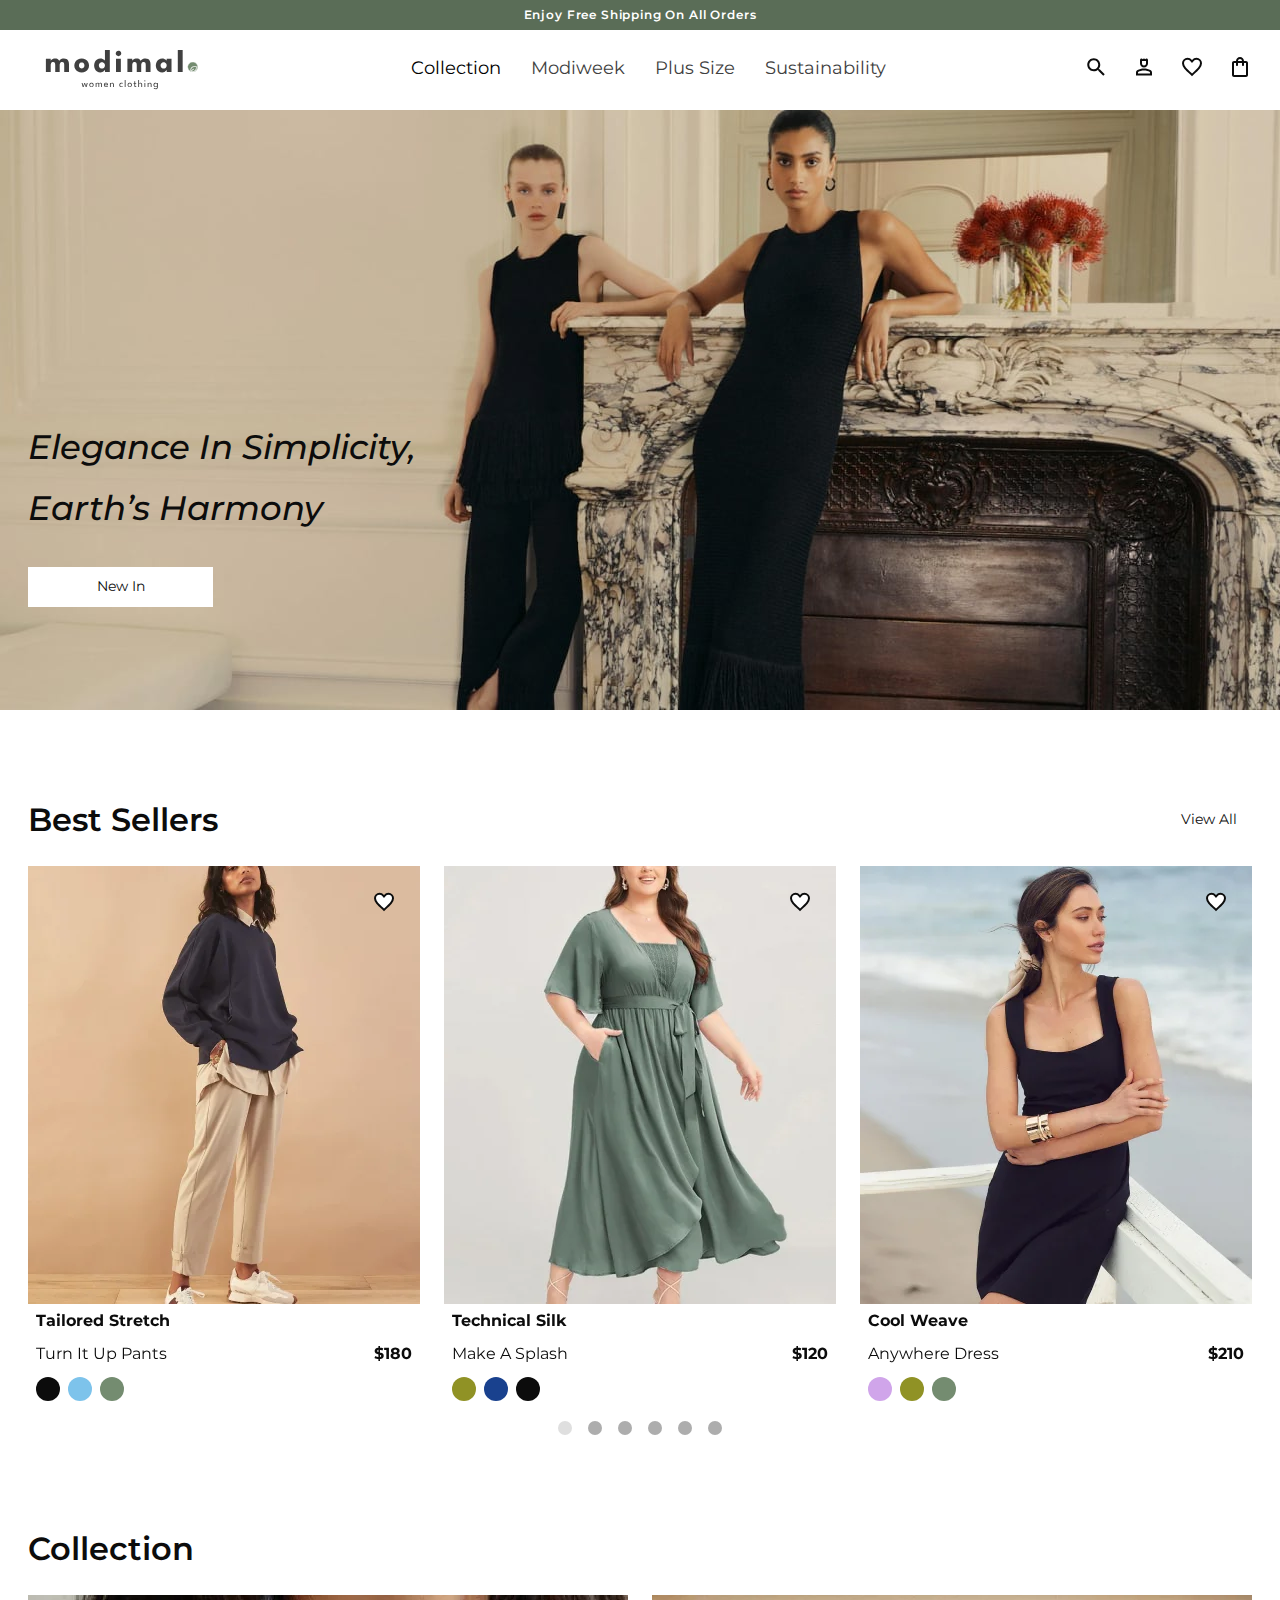
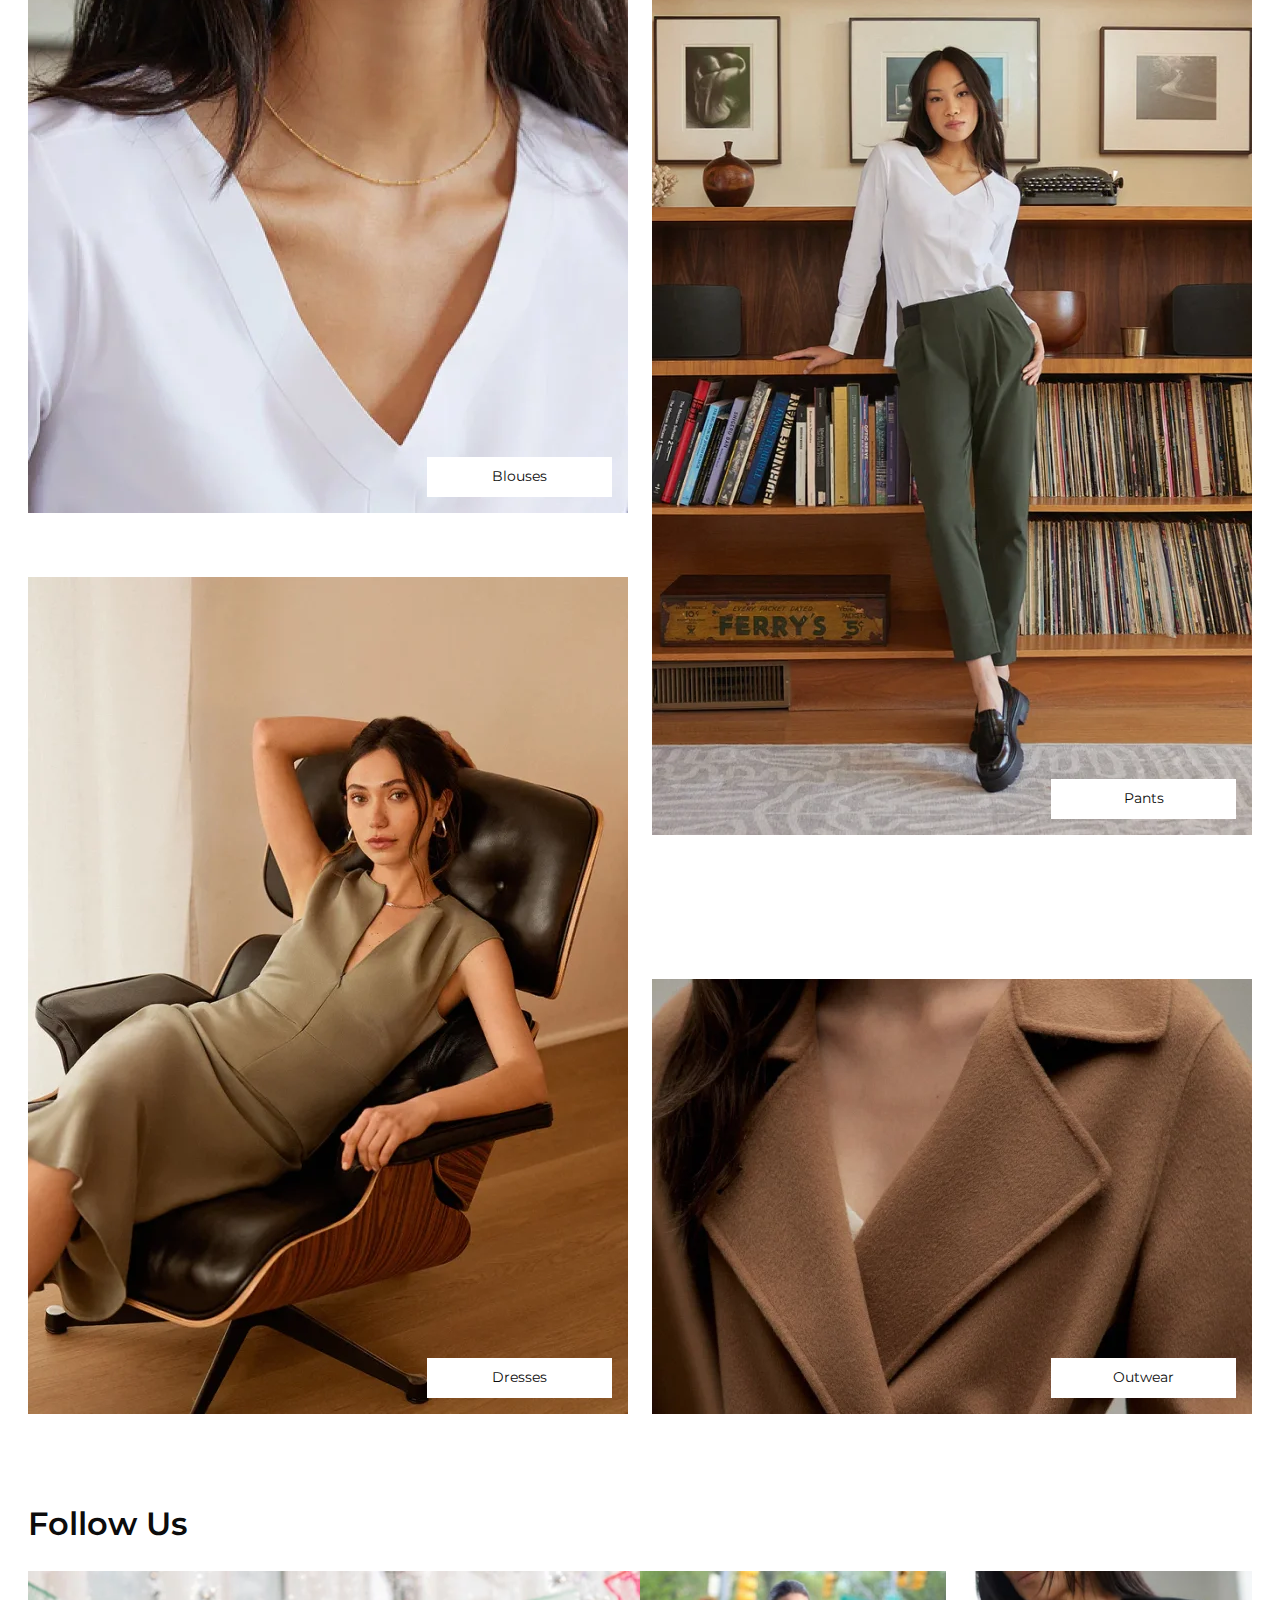
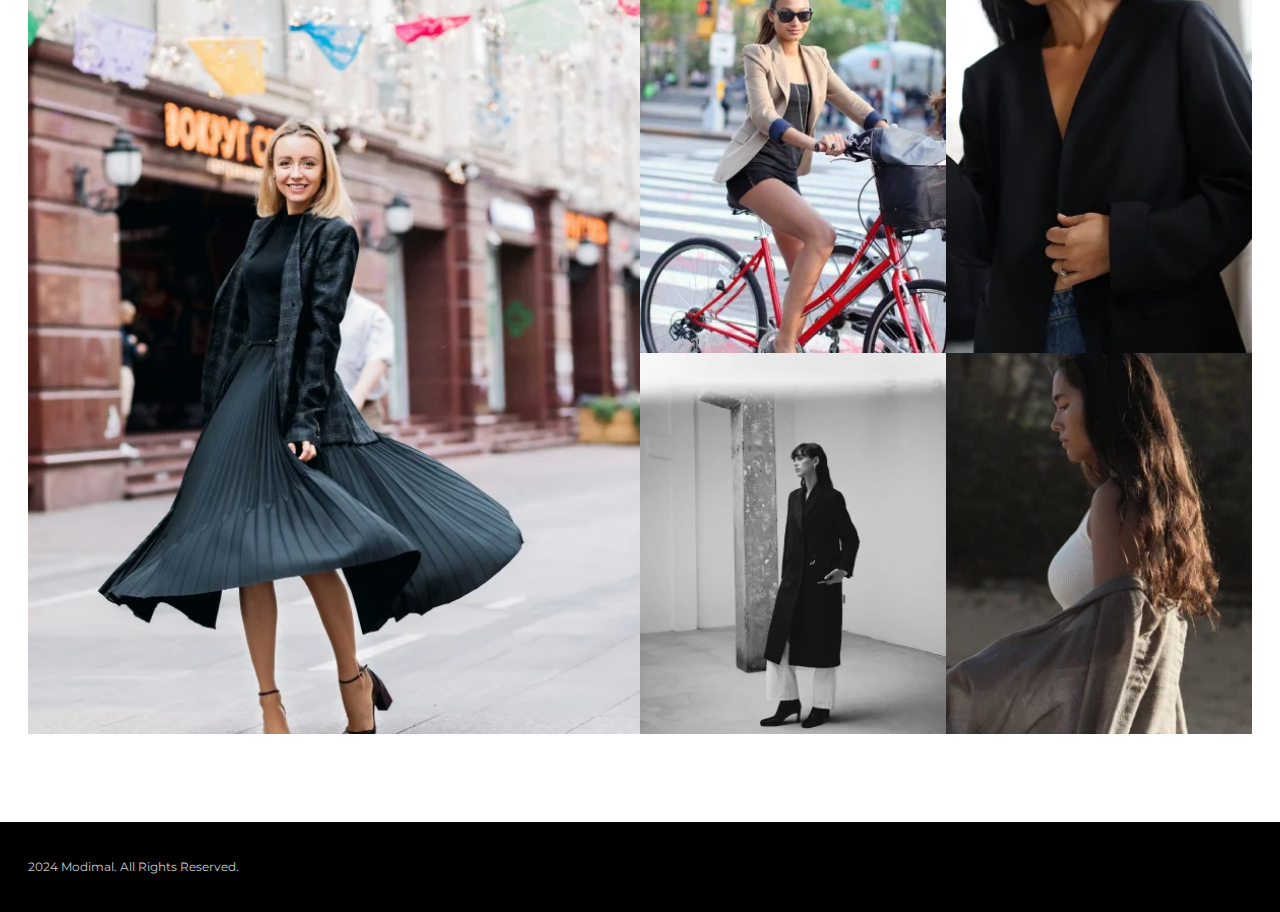
<file: docs/index.html>
<!DOCTYPE html><html lang="en"><head><meta charset="UTF-8"/><meta http-equiv="X-UA-Compatible" content="IE=edge"/><meta name="viewport" content="width=device-width, initial-scale=1.0"/><title>Modimal | Gulp</title><link rel="stylesheet" href="./css/main.css"/><link rel="icon" type="image/x-icon" href="./img/favicons/favicon.svg"><link rel="apple-touch-icon" sizes="180x180" href="./img/favicons/apple-touch-icon.png"></head><body><section class="top-info"><div class="container"><p> Enjoy Free Shipping On&#160;All Orders</p></div></section><header class="header"><div class="container"><div class="header__row"><div class="header__logo"> <a class="logo" href="#!"><img src="./img/logo/logo.svg" alt="Modimal"></a></div><nav class="header__nav nav"><ul class="nav__list"><li><a href="#!" class="active">Collection</a></li><li><a href="#!">Modiweek</a></li><li><a href="#!">Plus Size</a></li><li><a href="#!">Sustainability</a></li></ul></nav><div class="header__account header__account--first"><ul class="account"><li class="account__menu"> <button class="mobile-nav-btn"><div class="nav-icon"></div></button></li><li class="account__search"> <a href="#!"><svg class="icon icon--search"><use href="./img/svgsprite/sprite.symbol.svg#search"></use></svg></a></li><li> <a href="#!"><svg class="icon icon--person"><use href="./img/svgsprite/sprite.symbol.svg#person"></use></svg></a></li></ul></div><div class="header__account"><ul class="account"><li> <a href="#!"><svg class="icon icon--favorite"><use href="./img/svgsprite/sprite.symbol.svg#favorite"></use></svg></a></li><li> <a href="#!"><svg class="icon icon--bag"><use href="./img/svgsprite/sprite.symbol.svg#bag"></use></svg></a></li></ul></div><div class="header__nav-btn"> <button class="mobile-nav-btn"><div class="nav-icon"></div></button></div></div></div></header><div class="mobile-nav"><div class="mobile-nav__links"><ul class="mobile-links"><li class="mobile-links__parent"> <button class="mobile-links__parent-btn"> <span class="mobile-links__parent-title">collection</span><svg class="mobile-links__parent-btn__icon icon icon--arrows-down"><use href="./img/svgsprite/sprite.symbol.svg#arrows-down"></use></svg></button><div class="mobile-sub"><ul class="mobile-sub-list"><li class="mobile-sub-list__item"> <a class="mobile-sub-list__link" href="#!">shop all</a></li><li class="mobile-sub-list__item"> <a class="mobile-sub-list__link" href="#!">tops & blouses</a></li><li class="mobile-sub-list__item"> <a class="mobile-sub-list__link" href="#!">tees</a></li><li class="mobile-sub-list__item"> <a class="mobile-sub-list__link" href="#!">pants</a></li><li class="mobile-sub-list__item"> <a class="mobile-sub-list__link" href="#!">jackets & outwears</a></li><li class="mobile-sub-list__item"> <a class="mobile-sub-list__link" href="#!">pullovers</a></li><li class="mobile-sub-list__item"> <a class="mobile-sub-list__link" href="#!">dresses & jumpsuits</a></li><li class="mobile-sub-list__item"> <a class="mobile-sub-list__link" href="#!">short & skirts</a></li></ul></div></li><li class="mobile-links__parent"> <button class="mobile-links__parent-btn"> <span class="mobile-links__parent-title">new in</span><svg class="mobile-links__parent-btn__icon icon icon--arrows-down"><use href="./img/svgsprite/sprite.symbol.svg#arrows-down"></use></svg></button><div class="mobile-sub"><ul class="mobile-sub-list"><li class="mobile-sub-list__item"> <a class="mobile-sub-list__link" href="#!">shop all</a></li><li class="mobile-sub-list__item"> <a class="mobile-sub-list__link" href="#!">tops & blouses</a></li><li class="mobile-sub-list__item"> <a class="mobile-sub-list__link" href="#!">tees</a></li><li class="mobile-sub-list__item"> <a class="mobile-sub-list__link" href="#!">pants</a></li><li class="mobile-sub-list__item"> <a class="mobile-sub-list__link" href="#!">jackets & outwears</a></li><li class="mobile-sub-list__item"> <a class="mobile-sub-list__link" href="#!">pullovers</a></li><li class="mobile-sub-list__item"> <a class="mobile-sub-list__link" href="#!">dresses & jumpsuits</a></li><li class="mobile-sub-list__item"> <a class="mobile-sub-list__link" href="#!">short & skirts</a></li></ul></div></li><li class="mobile-links__parent"> <button class="mobile-links__parent-btn"> <span class="mobile-links__parent-title">modiweek</span><svg class="mobile-links__parent-btn__icon icon icon--arrows-down"><use href="./img/svgsprite/sprite.symbol.svg#arrows-down"></use></svg></button><div class="mobile-sub"><ul class="mobile-sub-list"><li class="mobile-sub-list__item"> <a class="mobile-sub-list__link" href="#!">shop all</a></li><li class="mobile-sub-list__item"> <a class="mobile-sub-list__link" href="#!">tops & blouses</a></li><li class="mobile-sub-list__item"> <a class="mobile-sub-list__link" href="#!">tees</a></li><li class="mobile-sub-list__item"> <a class="mobile-sub-list__link" href="#!">pants</a></li><li class="mobile-sub-list__item"> <a class="mobile-sub-list__link" href="#!">jackets & outwears</a></li><li class="mobile-sub-list__item"> <a class="mobile-sub-list__link" href="#!">pullovers</a></li><li class="mobile-sub-list__item"> <a class="mobile-sub-list__link" href="#!">dresses & jumpsuits</a></li><li class="mobile-sub-list__item"> <a class="mobile-sub-list__link" href="#!">short & skirts</a></li></ul></div></li></ul></div><div class="mobile-nav__btns"> <a class="btn-outline" href="#!"><svg class="icon icon--person"><use href="./img/svgsprite/sprite.symbol.svg#person"></use></svg>Log In</a> <a class="btn-outline" href="#!">Create Account</a></div></div><main class="main"><section class="hero"><div class="container"><div class="hero__content"><h1 class="hero__title"> Elegance in&#160;simplicity, Earth&#8217;s harmony</h1> <a class="btn" href="#!">New In</a></div></div></section><section class="best"><div class="container"><div class="best__title-wrapper"><h2 class="best__title title">Best Sellers</h2><div class="best__link"> <a class="btn btn--small" href="#!">View All</a></div></div><div class="best__cards"><div class="swiper"><div class="swiper-wrapper"><div class="swiper-slide"><article class="card"><div class="card__fav-btn"> <button class="card__btn-fav"><svg class="icon icon--favorite"><use href="./img/svgsprite/sprite.symbol.svg#favorite"></use></svg></button></div><div class="card__picture"><picture><source srcset="./img/best/best-01.webp 1x, ./img/best/best-01@2x.webp 2x" type="image/webp"><source srcset="./img/best/best-01.jpg 1x, ./img/best/best-01@2x.jpg 2x" type="image/jpeg"> <img class="card__img" src="./img/best/best-01.jpg" alt="tailored stretch"></picture></div><div class="card__body"><h3 class="card__title"><a href="#!">tailored stretch</a></h3><div class="card__cols"><div class="card__desc">turn it&#160;up&#160;pants</div><div class="card__price">$180</div></div><div class="card__colors"><div class="color color--black"></div><div class="color color--blue"></div><div class="color color--green"></div></div></div></article></div><div class="swiper-slide"><article class="card"><div class="card__fav-btn"> <button class="card__btn-fav"><svg class="icon icon--favorite"><use href="./img/svgsprite/sprite.symbol.svg#favorite"></use></svg></button></div><div class="card__picture"><picture><source srcset="./img/best/best-02.webp 1x, ./img/best/best-02@2x.webp 2x" type="image/webp"><source srcset="./img/best/best-02.jpg 1x, ./img/best/best-02@2x.jpg 2x" type="image/jpeg"> <img class="card__img" src="./img/best/best-02.jpg" alt="tailored stretch"></picture></div><div class="card__body"><h3 class="card__title"><a href="#!">Technical Silk</a></h3><div class="card__cols"><div class="card__desc">Make A&#160;Splash</div><div class="card__price">$120</div></div><div class="card__colors"><div class="color color--olive"></div><div class="color color--navy"></div><div class="color color--black"></div></div></div></article></div><div class="swiper-slide"><article class="card"><div class="card__fav-btn"> <button class="card__btn-fav"><svg class="icon icon--favorite"><use href="./img/svgsprite/sprite.symbol.svg#favorite"></use></svg></button></div><div class="card__picture"><picture><source srcset="./img/best/best-03.webp 1x, ./img/best/best-03@2x.webp 2x" type="image/webp"><source srcset="./img/best/best-03.jpg 1x, ./img/best/best-03@2x.jpg 2x" type="image/jpeg"> <img class="card__img" src="./img/best/best-03.jpg" alt="tailored stretch"></picture></div><div class="card__body"><h3 class="card__title"><a href="#!">Cool Weave</a></h3><div class="card__cols"><div class="card__desc">Anywhere Dress</div><div class="card__price">$210</div></div><div class="card__colors"><div class="color color--pink"></div><div class="color color--olive"></div><div class="color color--green"></div></div></div></article></div><div class="swiper-slide"><article class="card"><div class="card__fav-btn"> <button class="card__btn-fav"><svg class="icon icon--favorite"><use href="./img/svgsprite/sprite.symbol.svg#favorite"></use></svg></button></div><div class="card__picture"><picture><source srcset="./img/best/best-04.webp 1x, ./img/best/best-04@2x.webp 2x" type="image/webp"><source srcset="./img/best/best-04.jpg 1x, ./img/best/best-04@2x.jpg 2x" type="image/jpeg"> <img class="card__img" src="./img/best/best-04.jpg" alt="tailored stretch"></picture></div><div class="card__body"><h3 class="card__title"><a href="#!">Cool Dress</a></h3><div class="card__cols"><div class="card__desc">Anywhere Dress</div><div class="card__price">$210</div></div><div class="card__colors"><div class="color color--white"></div><div class="color color--black"></div><div class="color color--green"></div></div></div></article></div><div class="swiper-slide"><article class="card"><div class="card__fav-btn"> <button class="card__btn-fav"><svg class="icon icon--favorite"><use href="./img/svgsprite/sprite.symbol.svg#favorite"></use></svg></button></div><div class="card__picture"><picture><source srcset="./img/best/best-05.webp 1x, ./img/best/best-05@2x.webp 2x" type="image/webp"><source srcset="./img/best/best-05.jpg 1x, ./img/best/best-05@2x.jpg 2x" type="image/jpeg"> <img class="card__img" src="./img/best/best-05.jpg" alt="tailored stretch"></picture></div><div class="card__body"><h3 class="card__title"><a href="#!">Cool Blause</a></h3><div class="card__cols"><div class="card__desc">Anywhere Dress</div><div class="card__price">$210</div></div><div class="card__colors"><div class="color color--blue"></div><div class="color color--white"></div><div class="color color--green"></div></div></div></article></div><div class="swiper-slide"><article class="card"><div class="card__fav-btn"> <button class="card__btn-fav"><svg class="icon icon--favorite"><use href="./img/svgsprite/sprite.symbol.svg#favorite"></use></svg></button></div><div class="card__picture"><picture><source srcset="./img/best/best-06.webp 1x, ./img/best/best-06@2x.webp 2x" type="image/webp"><source srcset="./img/best/best-06.jpg 1x, ./img/best/best-06@2x.jpg 2x" type="image/jpeg"> <img class="card__img" src="./img/best/best-06.jpg" alt="tailored stretch"></picture></div><div class="card__body"><h3 class="card__title"><a href="#!">Summer Dress</a></h3><div class="card__cols"><div class="card__desc">Anywhere Dress</div><div class="card__price">$210</div></div><div class="card__colors"><div class="color color--white"></div><div class="color color--olive"></div><div class="color color--green"></div></div></div></article></div></div><div class="swiper-pagination"></div></div></div></div></section><section class="collection"><div class="container"><h2 class="collection__title title">Collection</h2><div class="collection__cols"><div class="collection__col"><article class="card-collection"><picture><source srcset="./img/collection/collection-01.webp 1x, ./img/collection/collection-01@2x.webp 2x" type="image/webp"><source srcset="./img/collection/collection-01.jpg 1x, ./img/collection/collection-01@2x.jpg 2x" type="image/jpeg"> <img class="card-collection__img" src="./img/collection/collection-01.jpg" alt="Image"></picture><div class="card-collection__link"> <a class="btn btn--mobile-wide" href="#!">Blouses</a></div></article><article class="card-collection"><picture><source srcset="./img/collection/collection-02.webp 1x, ./img/collection/collection-02@2x.webp 2x" type="image/webp"><source srcset="./img/collection/collection-02.jpg 1x, ./img/collection/collection-02@2x.jpg 2x" type="image/jpeg"> <img class="card-collection__img" src="./img/collection/collection-02.jpg" alt="Image"></picture><div class="card-collection__link"> <a class="btn btn--mobile-wide" href="#!">Dresses</a></div></article></div><div class="collection__col"><article class="card-collection"><picture><source srcset="./img/collection/collection-03.webp 1x, ./img/collection/collection-03@2x.webp 2x" type="image/webp"><source srcset="./img/collection/collection-03.jpg 1x, ./img/collection/collection-03@2x.jpg 2x" type="image/jpeg"> <img class="card-collection__img" src="./img/collection/collection-03.jpg" alt="Image"></picture><div class="card-collection__link"> <a class="btn btn--mobile-wide" href="#!">Pants</a></div></article><article class="card-collection"><picture><source srcset="./img/collection/collection-04.webp 1x, ./img/collection/collection-04@2x.webp 2x" type="image/webp"><source srcset="./img/collection/collection-04.jpg 1x, ./img/collection/collection-04@2x.jpg 2x" type="image/jpeg"> <img class="card-collection__img" src="./img/collection/collection-04.jpg" alt="Image"></picture><div class="card-collection__link"> <a class="btn btn--mobile-wide" href="#!">Outwear</a></div></article></div></div></div></section><section class="follow"><div class="container"><h2 class="follow__title title">Follow us</h2><div class="follow__grid"><picture><source srcset="./img/follow/follow-01.webp 1x, ./img/follow/follow-01@2x.webp 2x" type="image/webp"><source srcset="./img/follow/follow-01.jpg 1x, ./img/follow/follow-01@2x.jpg 2x" type="image/jpeg"> <img class="follow__img" src="./img/follow/follow-01.jpg" alt="Follow Us"></picture><picture><source srcset="./img/follow/follow-02.webp 1x, ./img/follow/follow-02@2x.webp 2x" type="image/webp"><source srcset="./img/follow/follow-02.jpg 1x, ./img/follow/follow-02@2x.jpg 2x" type="image/jpeg"> <img class="follow__img" src="./img/follow/follow-02.jpg" alt="Follow Us"></picture><picture><source srcset="./img/follow/follow-03.webp 1x, ./img/follow/follow-03@2x.webp 2x" type="image/webp"><source srcset="./img/follow/follow-03.jpg 1x, ./img/follow/follow-03@2x.jpg 2x" type="image/jpeg"> <img class="follow__img" src="./img/follow/follow-03.jpg" alt="Follow Us"></picture><picture><source srcset="./img/follow/follow-04.webp 1x, ./img/follow/follow-04@2x.webp 2x" type="image/webp"><source srcset="./img/follow/follow-04.jpg 1x, ./img/follow/follow-04@2x.jpg 2x" type="image/jpeg"> <img class="follow__img" src="./img/follow/follow-04.jpg" alt="Follow Us"></picture><picture><source srcset="./img/follow/follow-05.webp 1x, ./img/follow/follow-05@2x.webp 2x" type="image/webp"><source srcset="./img/follow/follow-05.jpg 1x, ./img/follow/follow-05@2x.jpg 2x" type="image/jpeg"> <img class="follow__img" src="./img/follow/follow-05.jpg" alt="Follow Us"></picture></div></div></section></main><footer class="footer"><div class="container"><div class="footer__copyright"><p>2024 modimal. All Rights Reserved.</p></div></div></footer><script src="./js/index.bundle.js"></script></body></html>
</file>
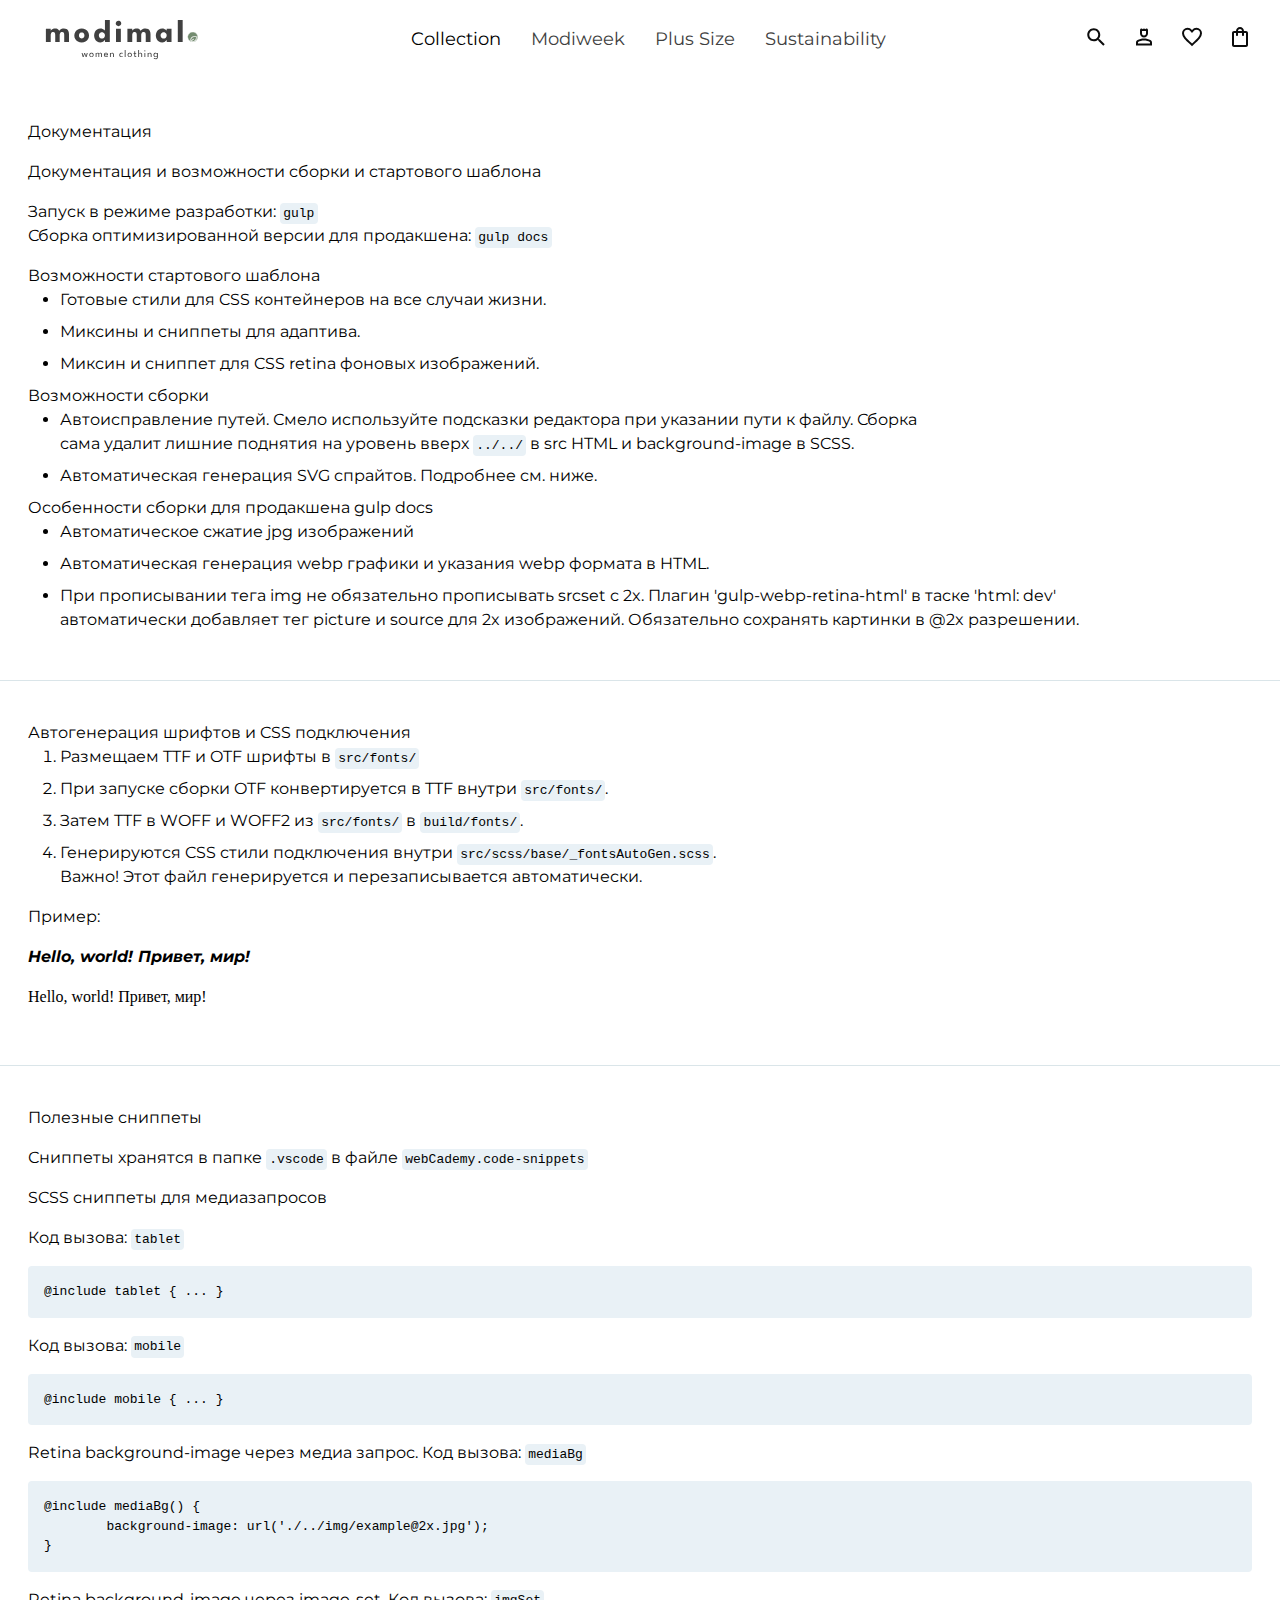
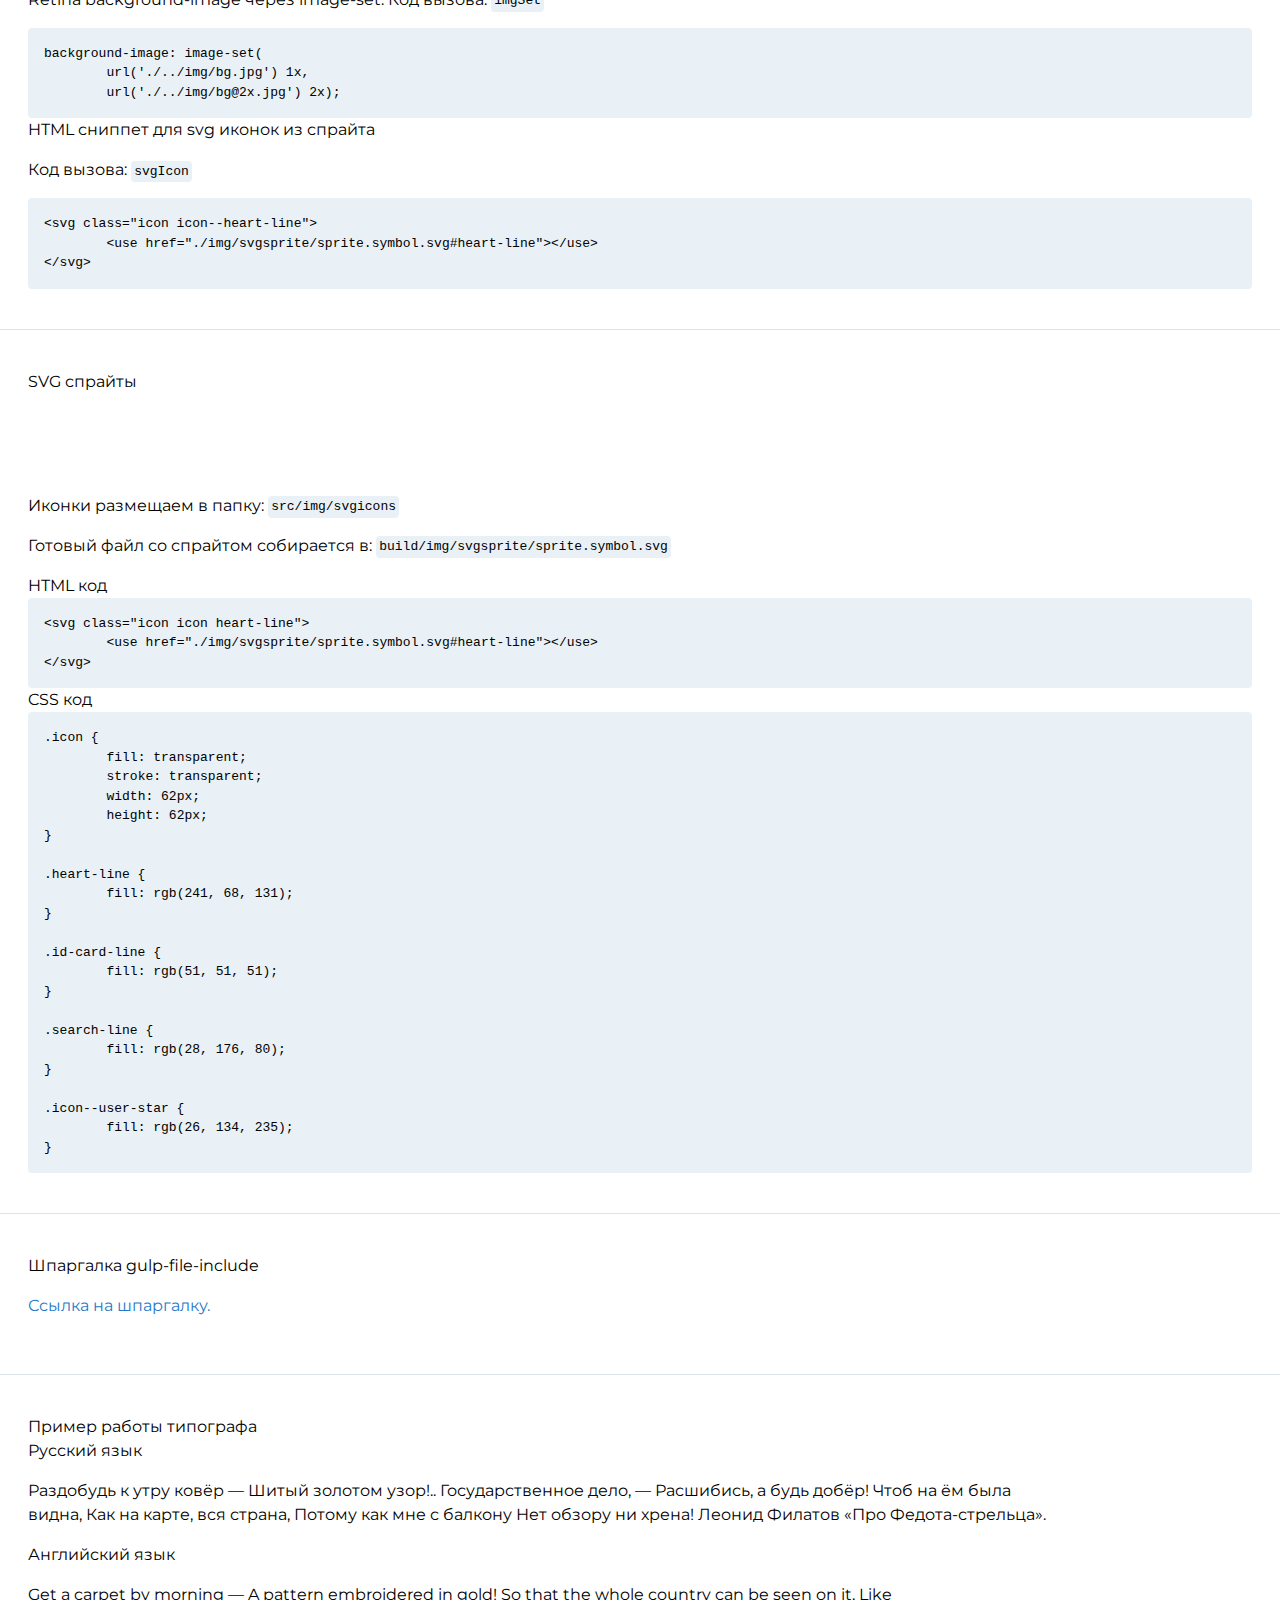
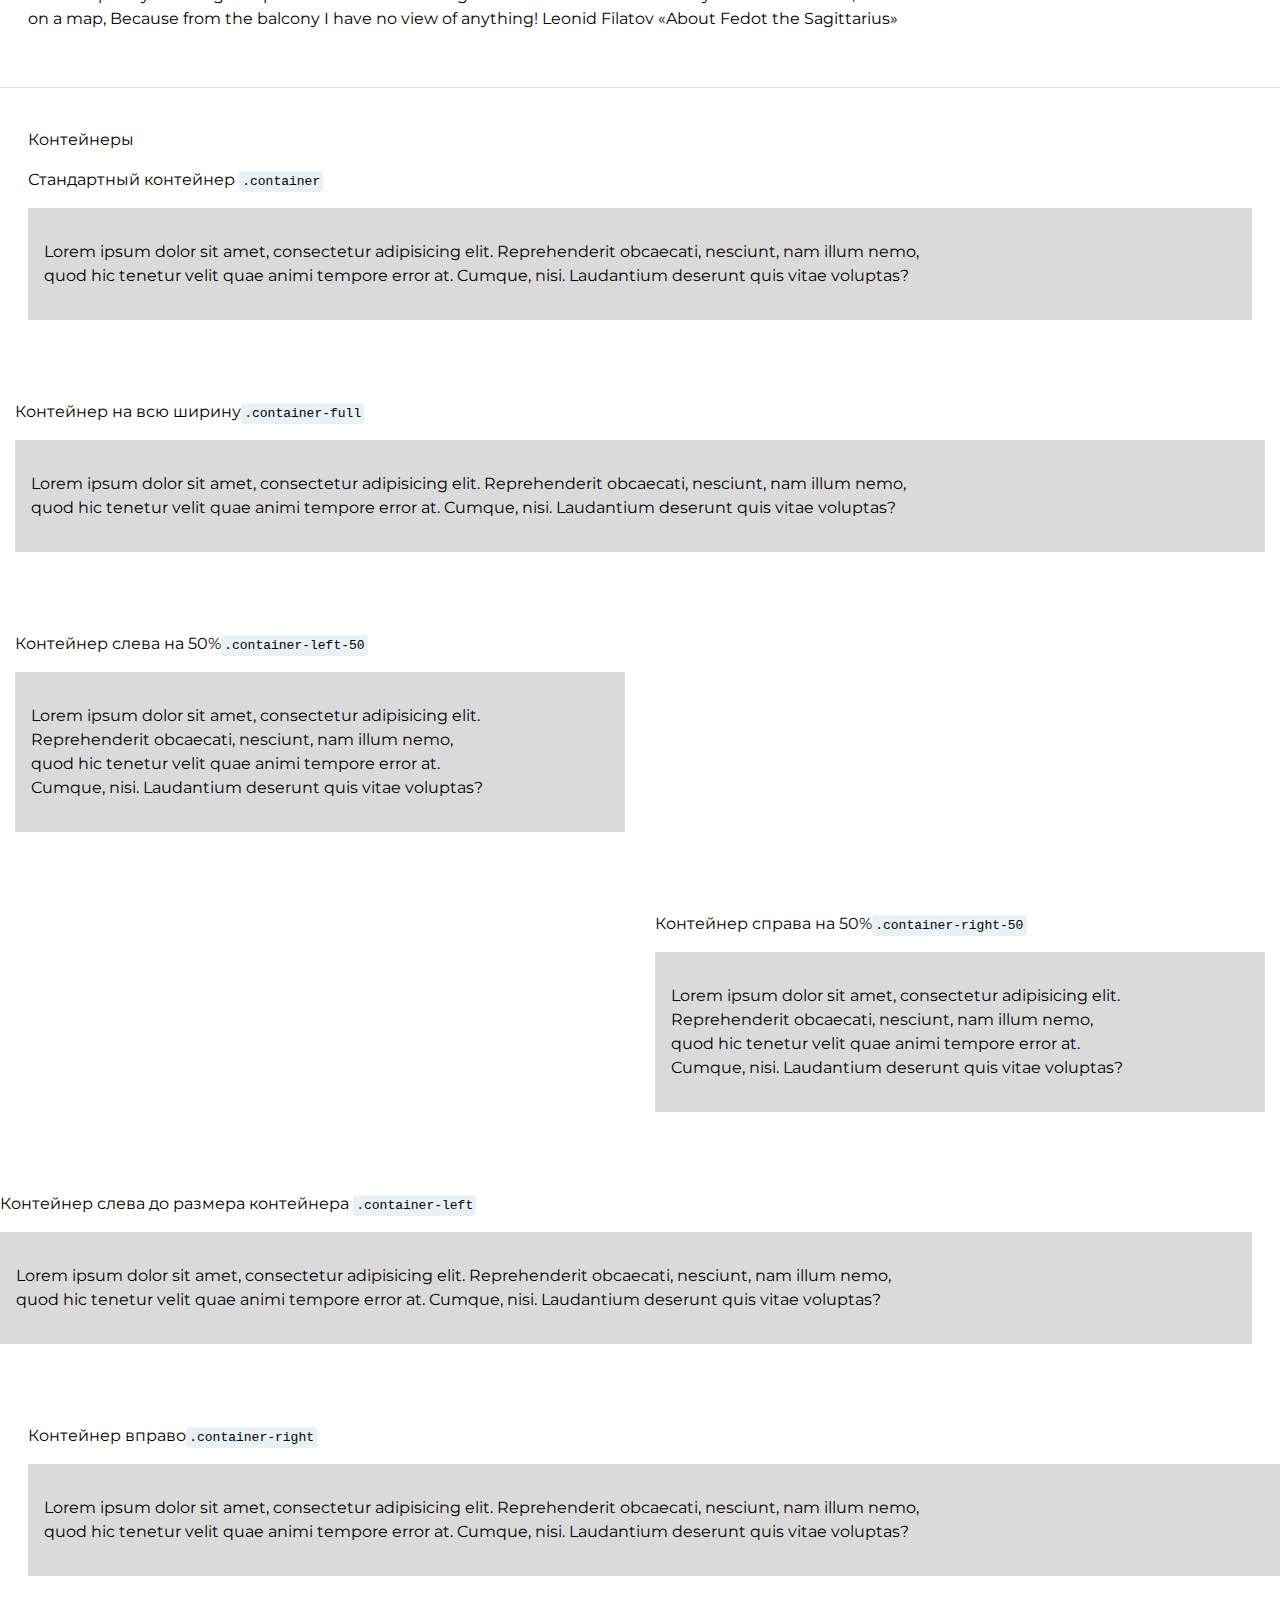
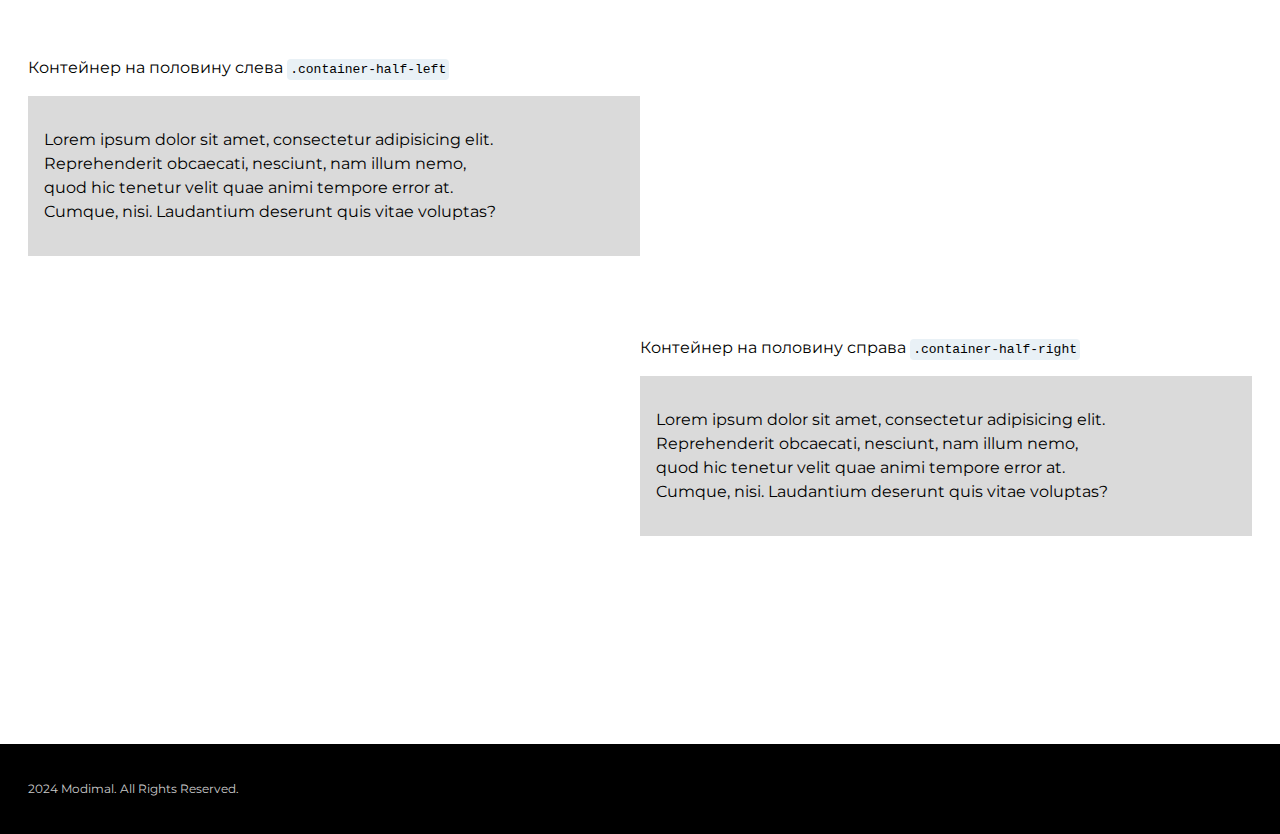
<file: docs/docs.html>
<!DOCTYPE html><html lang="en"><head><meta charset="UTF-8"/><meta http-equiv="X-UA-Compatible" content="IE=edge"/><meta name="viewport" content="width=device-width, initial-scale=1.0"/><title>Modimal | Gulp</title><link rel="stylesheet" href="./css/main.css"/><link rel="icon" type="image/x-icon" href="./img/favicons/favicon.svg"><link rel="apple-touch-icon" sizes="180x180" href="./img/favicons/apple-touch-icon.png"></head><body><header class="header"><div class="container"><div class="header__row"><div class="header__logo"> <a class="logo" href="#!"><img src="./img/logo/logo.svg" alt="Modimal"></a></div><nav class="header__nav nav"><ul class="nav__list"><li><a href="#!" class="active">Collection</a></li><li><a href="#!">Modiweek</a></li><li><a href="#!">Plus Size</a></li><li><a href="#!">Sustainability</a></li></ul></nav><div class="header__account header__account--first"><ul class="account"><li class="account__menu"> <button class="mobile-nav-btn"><div class="nav-icon"></div></button></li><li class="account__search"> <a href="#!"><svg class="icon icon--search"><use href="./img/svgsprite/sprite.symbol.svg#search"></use></svg></a></li><li> <a href="#!"><svg class="icon icon--person"><use href="./img/svgsprite/sprite.symbol.svg#person"></use></svg></a></li></ul></div><div class="header__account"><ul class="account"><li> <a href="#!"><svg class="icon icon--favorite"><use href="./img/svgsprite/sprite.symbol.svg#favorite"></use></svg></a></li><li> <a href="#!"><svg class="icon icon--bag"><use href="./img/svgsprite/sprite.symbol.svg#bag"></use></svg></a></li></ul></div><div class="header__nav-btn"> <button class="mobile-nav-btn"><div class="nav-icon"></div></button></div></div></div></header><div class="mobile-nav"><div class="mobile-nav__links"><ul class="mobile-links"><li class="mobile-links__parent"> <button class="mobile-links__parent-btn"> <span class="mobile-links__parent-title">collection</span><svg class="mobile-links__parent-btn__icon icon icon--arrows-down"><use href="./img/svgsprite/sprite.symbol.svg#arrows-down"></use></svg></button><div class="mobile-sub"><ul class="mobile-sub-list"><li class="mobile-sub-list__item"> <a class="mobile-sub-list__link" href="#!">shop all</a></li><li class="mobile-sub-list__item"> <a class="mobile-sub-list__link" href="#!">tops & blouses</a></li><li class="mobile-sub-list__item"> <a class="mobile-sub-list__link" href="#!">tees</a></li><li class="mobile-sub-list__item"> <a class="mobile-sub-list__link" href="#!">pants</a></li><li class="mobile-sub-list__item"> <a class="mobile-sub-list__link" href="#!">jackets & outwears</a></li><li class="mobile-sub-list__item"> <a class="mobile-sub-list__link" href="#!">pullovers</a></li><li class="mobile-sub-list__item"> <a class="mobile-sub-list__link" href="#!">dresses & jumpsuits</a></li><li class="mobile-sub-list__item"> <a class="mobile-sub-list__link" href="#!">short & skirts</a></li></ul></div></li><li class="mobile-links__parent"> <button class="mobile-links__parent-btn"> <span class="mobile-links__parent-title">new in</span><svg class="mobile-links__parent-btn__icon icon icon--arrows-down"><use href="./img/svgsprite/sprite.symbol.svg#arrows-down"></use></svg></button><div class="mobile-sub"><ul class="mobile-sub-list"><li class="mobile-sub-list__item"> <a class="mobile-sub-list__link" href="#!">shop all</a></li><li class="mobile-sub-list__item"> <a class="mobile-sub-list__link" href="#!">tops & blouses</a></li><li class="mobile-sub-list__item"> <a class="mobile-sub-list__link" href="#!">tees</a></li><li class="mobile-sub-list__item"> <a class="mobile-sub-list__link" href="#!">pants</a></li><li class="mobile-sub-list__item"> <a class="mobile-sub-list__link" href="#!">jackets & outwears</a></li><li class="mobile-sub-list__item"> <a class="mobile-sub-list__link" href="#!">pullovers</a></li><li class="mobile-sub-list__item"> <a class="mobile-sub-list__link" href="#!">dresses & jumpsuits</a></li><li class="mobile-sub-list__item"> <a class="mobile-sub-list__link" href="#!">short & skirts</a></li></ul></div></li><li class="mobile-links__parent"> <button class="mobile-links__parent-btn"> <span class="mobile-links__parent-title">modiweek</span><svg class="mobile-links__parent-btn__icon icon icon--arrows-down"><use href="./img/svgsprite/sprite.symbol.svg#arrows-down"></use></svg></button><div class="mobile-sub"><ul class="mobile-sub-list"><li class="mobile-sub-list__item"> <a class="mobile-sub-list__link" href="#!">shop all</a></li><li class="mobile-sub-list__item"> <a class="mobile-sub-list__link" href="#!">tops & blouses</a></li><li class="mobile-sub-list__item"> <a class="mobile-sub-list__link" href="#!">tees</a></li><li class="mobile-sub-list__item"> <a class="mobile-sub-list__link" href="#!">pants</a></li><li class="mobile-sub-list__item"> <a class="mobile-sub-list__link" href="#!">jackets & outwears</a></li><li class="mobile-sub-list__item"> <a class="mobile-sub-list__link" href="#!">pullovers</a></li><li class="mobile-sub-list__item"> <a class="mobile-sub-list__link" href="#!">dresses & jumpsuits</a></li><li class="mobile-sub-list__item"> <a class="mobile-sub-list__link" href="#!">short & skirts</a></li></ul></div></li></ul></div><div class="mobile-nav__btns"> <a class="btn-outline" href="#!"><svg class="icon icon--person"><use href="./img/svgsprite/sprite.symbol.svg#person"></use></svg>Log In</a> <a class="btn-outline" href="#!">Create Account</a></div></div><main class="docs"><section><div class="container"><h1 class="title-1">Документация</h1><p>Документация и&#160;возможности сборки и&#160;стартового шаблона</p><p> Запуск в&#160;режиме разработки: <code>gulp</code><br> Сборка оптимизированной версии для продакшена: <code>gulp docs</code></p><h3 class="title-3">Возможности стартового шаблона</h3><ul><li>Готовые стили для CSS контейнеров на&#160;все случаи жизни.</li><li>Миксины и&#160;сниппеты для адаптива.</li><li>Миксин и&#160;сниппет для CSS retina фоновых изображений.</li></ul><h3 class="title-3">Возможности сборки</h3><ul><li>Автоисправление путей. Смело используйте подсказки редактора при указании пути к&#160;файлу. Сборка сама удалит лишние поднятия на&#160;уровень вверх <code>../../</code> в&#160;src HTML и background-image в&#160;SCSS.</li><li>Автоматическая генерация SVG спрайтов. Подробнее см.&#160;ниже.</li></ul><h3 class="title-3">Особенности сборки для продакшена gulp docs</h3><ul><li>Автоматическое сжатие jpg изображений</li><li>Автоматическая генерация webp графики и&#160;указания webp формата в&#160;HTML.</li><li>При прописывании тега img не&#160;обязательно прописывать srcset с&#160;2x. Плагин 'gulp-webp-retina-html' в&#160;таске 'html: dev' автоматически добавляет тег picture и&#160;source для 2x изображений. Обязательно сохранять картинки в&#160;@2x разрешении.</li></ul></div></section><section><div class="container"><h2 class="title-2">Автогенерация шрифтов и&#160;CSS подключения</h2><ol><li>Размещаем TTF и&#160;OTF шрифты в&#160;<code>src/fonts/</code></li><li>При запуске сборки OTF конвертируется в&#160;TTF внутри <code>src/fonts/</code>.</li><li>Затем TTF в&#160;WOFF и&#160;WOFF2 из&#160;<code>src/fonts/</code> в&#160;<code>build/fonts/</code>.</li><li>Генерируются CSS стили подключения внутри <code>src/scss/base/_fontsAutoGen.scss</code>.<br> Важно! Этот файл генерируется и&#160;перезаписывается автоматически.</li></ol><p> Пример:</p><p class="font-1">Hello, world! Привет, мир!</p><p class="font-2">Hello, world! Привет, мир!</p></div></section><section><div class="container"><h2 class="title-2">Полезные сниппеты</h2><p>Сниппеты хранятся в&#160;папке <code>.vscode</code> в&#160;файле <code>webCademy.code-snippets</code></p><h4 class="title-4">SCSS сниппеты для медиазапросов</h4><p>Код вызова: <code>tablet</code></p><pre class="code">@include tablet { ... }</pre><p>Код вызова: <code>mobile</code></p><pre class="code">@include mobile { ... }</pre><p>Retina background-image через медиа запрос. Код вызова: <code>mediaBg</code></p><pre class="code">
@include mediaBg() {
	background-image: url('./../img/example@2x.jpg');
}</pre><p>Retina background-image через image-set. Код вызова: <code>imgSet</code></p><pre class="code">background-image: image-set(
	url('./../img/bg.jpg') 1x,
	url('./../img/bg@2x.jpg') 2x);</pre><h4 class="title-4">HTML сниппет для svg иконок из&#160;спрайта</h4><p>Код вызова: <code>svgIcon</code></p><pre class="code">
&lt;svg class="icon icon--heart-line"&gt;
	&lt;use href="./img/svgsprite/sprite.symbol.svg#heart-line"&gt;&lt;/use&gt;
&lt;/svg&gt;
</pre></div></section><section><div class="container"><h2 class="title-2">SVG спрайты</h2><div class="icons-wrapper"><svg class="icon icon--heart-line"><use href="./img/svgsprite/sprite.symbol.svg#heart-line"></use></svg><svg class="icon icon--id-card-line"><use href="./img/svgsprite/sprite.symbol.svg#id-card-line"></use></svg><svg class="icon icon--search-line"><use href="./img/svgsprite/sprite.symbol.svg#search-line"></use></svg><svg class="icon icon--user-star"><use href="./img/svgsprite/sprite.symbol.svg#user-star-line"></use></svg></div><p> Иконки размещаем в&#160;папку: <code>src/img/svgicons</code></p><p> Готовый файл со&#160;спрайтом собирается в: <code>build/img/svgsprite/sprite.symbol.svg</code></p><h4 class="title-4">HTML код</h4><pre class="code">&lt;svg class="icon icon heart-line"&gt;
	&lt;use href="./img/svgsprite/sprite.symbol.svg#heart-line"&gt;&lt;/use&gt;
&lt;/svg&gt;</pre><h4 class="title-4">CSS код</h4><pre class="code">.icon {
	fill: transparent;
	stroke: transparent;
	width: 62px;
	height: 62px;
}

.heart-line {
	fill: rgb(241, 68, 131);
}

.id-card-line {
	fill: rgb(51, 51, 51);
}

.search-line {
	fill: rgb(28, 176, 80);
}

.icon--user-star {
	fill: rgb(26, 134, 235);
}</pre></div></section><section><div class="container"><h2 class="title-2">Шпаргалка gulp-file-include</h2><p> <a href="https://opalescent-side-463.notion.site/Gulp-file-include-ae5885e857cc4658987dd30f40b77e74?pvs=4" target="_blank">Ссылка на&#160;шпаргалку.</a></p></div></section><section><div class="container"><h2 class="title-2">Пример работы типографа</h2><h4 class="title-4">Русский язык</h4><p>Раздобудь к&#160;утру ковёр&#160;&#8212; Шитый золотом узор!.. Государственное дело,&#160;&#8212; Расшибись, а&#160;будь добёр! Чтоб на&#160;ём&#160;была видна, Как на&#160;карте, вся страна, Потому как мне с&#160;балкону Нет обзору ни&#160;хрена! Леонид Филатов &#171;Про Федота-стрельца&#187;.</p><h4 class="title-4">Английский язык</h4><p>Get a&#160;carpet by&#160;morning&#160;&#8212; A&#160;pattern embroidered in&#160;gold! So&#160;that the whole country can be&#160;seen on&#160;it, Like on&#160;a&#160;map, Because from the balcony I&#160;have no&#160;view of&#160;anything! Leonid Filatov &#171;About Fedot the Sagittarius&#187;</p></div></section><section><div class="container"><h2 class="title-2">Контейнеры</h2></div><div class="container"><p>Стандартный контейнер <code>.container</code></p><div class="content-demo"><p>Lorem ipsum dolor sit amet, consectetur adipisicing elit. Reprehenderit obcaecati, nesciunt, nam illum nemo, quod hic tenetur velit quae animi tempore error&#160;at. Cumque, nisi. Laudantium deserunt quis vitae voluptas?</p></div></div><div class="container-full"><p>Контейнер на&#160;всю ширину<code>.container-full</code></p><div class="content-demo"><p>Lorem ipsum dolor sit amet, consectetur adipisicing elit. Reprehenderit obcaecati, nesciunt, nam illum nemo, quod hic tenetur velit quae animi tempore error&#160;at. Cumque, nisi. Laudantium deserunt quis vitae voluptas?</p></div></div><div class="container-left-50"><p>Контейнер слева на&#160;50%<code>.container-left-50</code></p><div class="content-demo"><p>Lorem ipsum dolor sit amet, consectetur adipisicing elit. Reprehenderit obcaecati, nesciunt, nam illum nemo, quod hic tenetur velit quae animi tempore error&#160;at. Cumque, nisi. Laudantium deserunt quis vitae voluptas?</p></div></div><div class="container-right-50"><p>Контейнер справа на&#160;50%<code>.container-right-50</code></p><div class="content-demo"><p>Lorem ipsum dolor sit amet, consectetur adipisicing elit. Reprehenderit obcaecati, nesciunt, nam illum nemo, quod hic tenetur velit quae animi tempore error&#160;at. Cumque, nisi. Laudantium deserunt quis vitae voluptas?</p></div></div><div class="container-left"><p>Контейнер слева до&#160;размера контейнера <code>.container-left</code></p><div class="content-demo"><p>Lorem ipsum dolor sit amet, consectetur adipisicing elit. Reprehenderit obcaecati, nesciunt, nam illum nemo, quod hic tenetur velit quae animi tempore error&#160;at. Cumque, nisi. Laudantium deserunt quis vitae voluptas?</p></div></div><div class="container-right"><p>Контейнер вправо<code>.container-right</code></p><div class="content-demo"><p>Lorem ipsum dolor sit amet, consectetur adipisicing elit. Reprehenderit obcaecati, nesciunt, nam illum nemo, quod hic tenetur velit quae animi tempore error&#160;at. Cumque, nisi. Laudantium deserunt quis vitae voluptas?</p></div></div><div class="container-half-left"><p>Контейнер на&#160;половину слева <code>.container-half-left</code></p><div class="content-demo"><p>Lorem ipsum dolor sit amet, consectetur adipisicing elit. Reprehenderit obcaecati, nesciunt, nam illum nemo, quod hic tenetur velit quae animi tempore error&#160;at. Cumque, nisi. Laudantium deserunt quis vitae voluptas?</p></div></div><div class="container-half-right"><p>Контейнер на&#160;половину справа <code>.container-half-right</code></p><div class="content-demo"><p>Lorem ipsum dolor sit amet, consectetur adipisicing elit. Reprehenderit obcaecati, nesciunt, nam illum nemo, quod hic tenetur velit quae animi tempore error&#160;at. Cumque, nisi. Laudantium deserunt quis vitae voluptas?</p></div></div></section></main><footer class="footer"><div class="container"><div class="footer__copyright"><p>2024 modimal. All Rights Reserved.</p></div></div></footer><script src="./js/index.bundle.js"></script></body></html>
</file>
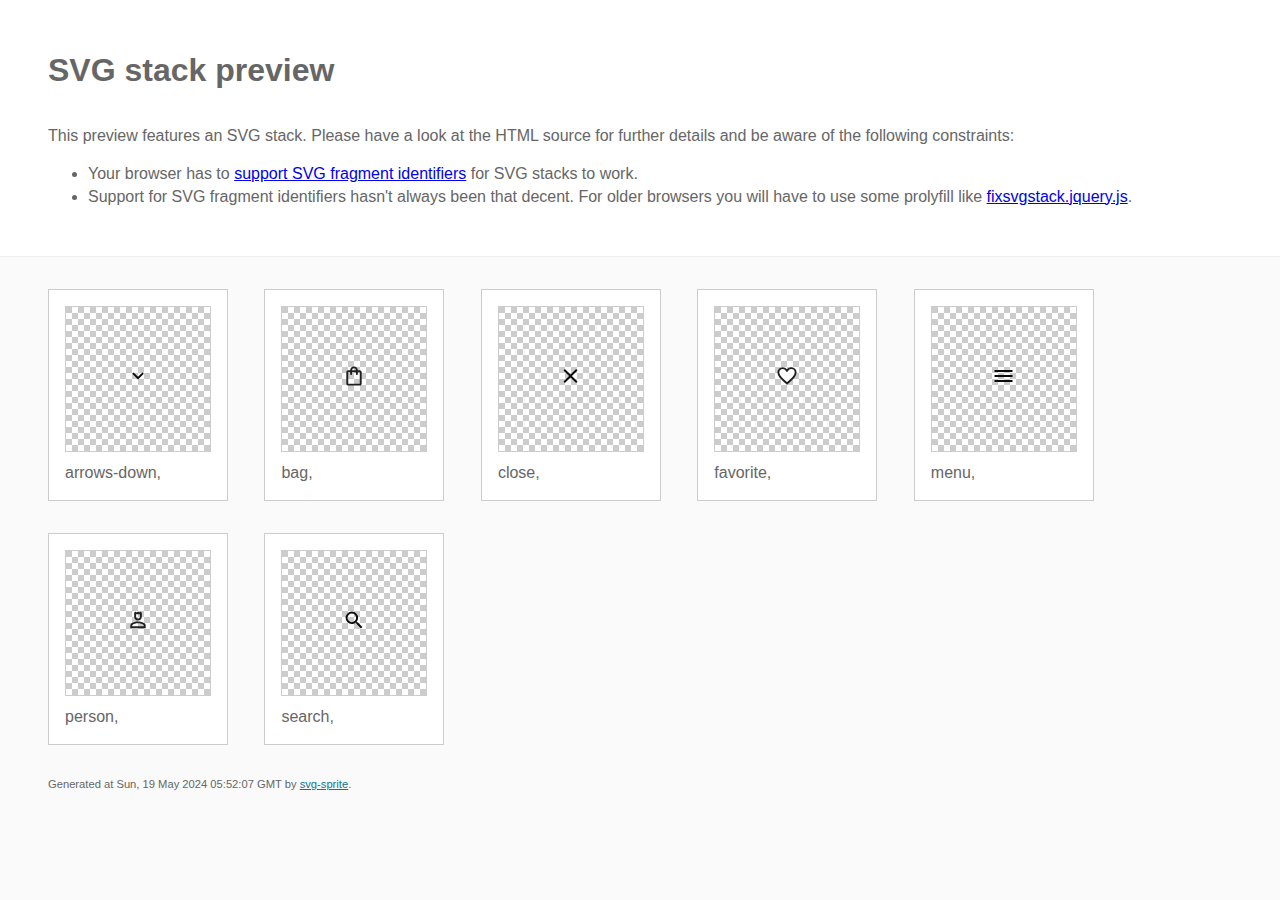
<file: docs/img/svgsprite/stack/sprite.stack.html>
<!doctype html>
<html lang="en">
    <head>
        <meta charset="utf-8">
        <title>SVG stack preview | svg-sprite</title>
        <style>
            body {
                padding: 0;
                margin: 0;
                color: #666;
                background: #fafafa;
                font-family: Arial, Helvetica, sans-serif;
                font-size: 1em;
                line-height: 1.4;
            }

            header {
                display: block;
                padding: 3em 3em 2em;
                background-color: #fff;
            }

            header p {
                margin: 2em 0 0;
            }

            section {
                border-top: 1px solid #eee;
                padding: 2em 3em 0;
            }

            section ul {
                margin: 0;
                padding: 0;
            }

            section li {
                display: inline-block;
                background-color: #fff;
                position: relative;
                margin: 0 2em 2em 0;
                vertical-align: top;
                border: 1px solid #ccc;
                padding: 1em 1em 3em;
                cursor: default;
            }

            .icon-box {
                margin: 0;
                width: 144px;
                height: 144px;
                position: relative;
                background: #ccc url("data:image/svg+xml,%3Csvg xmlns='http://www.w3.org/2000/svg' width='12' height='12'%3E%3Cpath fill='%23fff' d='M6 0h6v6H6zM0 6h6v6H0z'/%3E%3C/svg%3E") top left repeat;
                border: 1px solid #ccc;
                display: table-cell;
                vertical-align: middle;
                text-align: center;
            }

            .icon {
                display: inline-block;
            }

            h1 {
                margin-top: 0;
            }

            h2 {
                margin: 0;
                padding: 0;
                font-size: 1em;
                font-weight: 400;
                white-space: nowrap;
                overflow: hidden;
                text-overflow: ellipsis;
                position: absolute;
                left: 1em;
                right: 1em;
                bottom: 1em;
            }

            footer {
                display: block;
                margin: 0;
                padding: 0 3em 3em;
            }

            footer p {
                margin: 0;
                font-size: .7em;
            }

            footer a {
                color: #0f7595;
                margin-left: 0;
            }
        </style>

<!--
Sprite shape dimensions
====================================================================================================
You will need to set the sprite shape dimensions via CSS when you use them as stack SVGs, otherwise
they would become a huge 100% in size. You may use the following dimension classes for doing so.
They might well be outsourced to an external stylesheet of course.
-->

<style>
 .svg-arrows-down-dims { width: 24px; height: 24px; }
 .svg-bag-dims { width: 24px; height: 24px; }
 .svg-close-dims { width: 25px; height: 24px; }
 .svg-favorite-dims { width: 24px; height: 24px; }
 .svg-menu-dims { width: 25px; height: 24px; }
 .svg-person-dims { width: 24px; height: 24px; }
 .svg-search-dims { width: 24px; height: 24px; }
</style>

<!--
====================================================================================================
-->

    </head>
    <body>
        <header>
            <h1>SVG stack preview</h1>
            <p>This preview features an SVG stack. Please have a look at the HTML source for further details and be aware of the following constraints:</p>
            <ul>
                <li>Your browser has to <a href="https://caniuse.com/svg-fragment" target="_blank" rel="noopener noreferrer">support SVG fragment identifiers</a> for SVG stacks to work.</li>
                <li>Support for SVG fragment identifiers hasn't always been that decent. For older browsers you will have to use some prolyfill like <a href="https://github.com/preciousforever/SVG-Stacker/blob/master/fixsvgstack.jquery.js" target="_blank" rel="noopener noreferrer">fixsvgstack.jquery.js</a>.</li>
            </ul>
        </header>
        <section>

<!--
SVG stack
====================================================================================================
These SVG images make use of fragment identifiers (IDs) to reference certain portions of the
external sprite. By default, all shapes inside the sprite are hidden by CSS. The `:target` pseudo
selector is used to show the very shape that is referenced by the fragment identifier.
-->

            <ul>

             <li title="arrows-down">
                    <div class="icon-box">
                        <img src="svg/sprite.stack.svg#arrows-down" class="svg-arrows-down-dims" alt="arrows-down">
                    </div>
                    <h2>arrows-down, </h2>
                </li>
             <li title="bag">
                    <div class="icon-box">
                        <img src="svg/sprite.stack.svg#bag" class="svg-bag-dims" alt="bag">
                    </div>
                    <h2>bag, </h2>
                </li>
             <li title="close">
                    <div class="icon-box">
                        <img src="svg/sprite.stack.svg#close" class="svg-close-dims" alt="close">
                    </div>
                    <h2>close, </h2>
                </li>
             <li title="favorite">
                    <div class="icon-box">
                        <img src="svg/sprite.stack.svg#favorite" class="svg-favorite-dims" alt="favorite">
                    </div>
                    <h2>favorite, </h2>
                </li>
             <li title="menu">
                    <div class="icon-box">
                        <img src="svg/sprite.stack.svg#menu" class="svg-menu-dims" alt="menu">
                    </div>
                    <h2>menu, </h2>
                </li>
             <li title="person">
                    <div class="icon-box">
                        <img src="svg/sprite.stack.svg#person" class="svg-person-dims" alt="person">
                    </div>
                    <h2>person, </h2>
                </li>
             <li title="search">
                    <div class="icon-box">
                        <img src="svg/sprite.stack.svg#search" class="svg-search-dims" alt="search">
                    </div>
                    <h2>search, </h2>
                </li>
         </ul>

<!--
====================================================================================================
-->

        </section>
        <footer>
            <p>Generated at Sun, 19 May 2024 05:52:07 GMT by <a href="https://github.com/svg-sprite/svg-sprite" target="_blank" rel="noopener noreferrer">svg-sprite</a>.</p>
        </footer>
    </body>
</html>
</file>
<file: docs/css/main.css>
@charset "UTF-8";@import url(https://fonts.googleapis.com/css?family=Montserrat:100,200,300,regular,500,600,700,800,900,100italic,200italic,300italic,italic,500italic,600italic,700italic,800italic,900italic);*{padding:0;margin:0;border:0}*,::after,::before{-webkit-box-sizing:border-box;box-sizing:border-box}a,a:hover,a:link,a:visited{text-decoration:none}aside,footer,header,legend,main,nav,section{display:block}h1,h2,h3,h4,h5,h6,p{font-size:inherit;font-weight:inherit}ul,ul li{list-style:none}img{vertical-align:top}img,svg{max-width:100%;height:auto}address{font-style:normal}input,select,textarea{background-color:transparent}button,input,select,textarea{font-family:inherit;font-size:inherit;color:inherit}input::-ms-clear{display:none}button,input[type=submit]{display:inline-block;-webkit-box-shadow:none;box-shadow:none;background-color:transparent;background:0 0;cursor:pointer}button:active,button:focus,input:active,input:focus{outline:0}button::-moz-focus-inner{padding:0;border:0}label{cursor:pointer}:root{--container-width:1254px;--container-padding:15px;--font-main:"Montserrat" ,sans-serif;--font-accent:"Montserrat" ,sans-serif;--font-titles:var(--font-accent);--page-bg:#fff;--text-color:#000;--accent:#ac182c;--link-color:#2578c8;--laptop-size:1199px;--tablet-size:959px;--mobile-size:599px;--primary:#748c70;--black:#0c0c0c;--white:#fff;--primary-primary25:#f0f2ef;--primary-primary50:#d1d9cf;--primary-primary100:#b2bfaf;--primary-primary200:#a2b39f;--primary-primary300:#93a690;--primary-primary400:#839980;--primary-primary-600:#5a6d57;--primary-primary-700:#404e3e;--primary-primary750:#343e32;--primary-primary800:#272f25;--primary-primary900:#0d100c;--neutral-backgroundfaf9f5:#faf9f5;--neutral-graydfdfdf:#dfdfdf;--neutral-grayededed:#ededed;--neutral-grayf9f9f9:#f9f9f9;--neutral-graycbcbcb:#cbcbcb;--neutral-grayadadad:#adadad;--neutral-gray868686:#868686;--neutral-gray606060:#606060;--neutral-gray404040:#404040;--neutral-gray202020:#202020;--neutral-gray0c0c0c:#0c0c0c;--state-color-warning-bg:#f7e4c9;--state-color-warning-light:#ecbb77;--state-color-warning:#e09126;--state-color-error-bg:#fff2f2;--state-color-error-light:#ed2e2e;--state-color-error:#c30000;--state-color-success-bg:#f3fdfa;--state-color-success-light:#00ba88;--state-color-success:#00966d;--font-family:"Montserrat", sans-serif}.dark{--page-bg:#252526;--text-color:#fff}html{scroll-behavior:smooth;background-color:#272727}body{background-color:var(--page-bg);color:var(--text-color);font-family:var(--font-main);text-wrap:balance}img{display:block}a{color:var(--link-color)}code,pre.code{background-color:#e9f1f6;padding:.2rem;border-radius:4px}pre.code{overflow-x:auto;padding:1rem}.docs{display:grid;line-height:1.5}.docs p{margin:1rem 0}.docs ol,.docs ul{padding-left:2rem}.docs ol li,.docs ul li{list-style:disc;margin-bottom:.5rem}.docs ol li{list-style:decimal}.docs section,.docs section.docs{padding:40px 0}.docs section+section{border-top:1px solid #dae5e9}.docs small{font-size:1rem;color:#acacac}.docs .title-1:first-child,.docs .title-2:first-child{margin-top:0!important}.test,.test-2{width:600px;height:300px;margin:50px auto;background-color:#999;background-position:center center;background-size:cover;background-repeat:no-repeat}.test{background-image:url(./../img/project-02.jpg)}.test-2{background-image:-webkit-image-set(url(./../img/project-02.jpg) 1x,url(./../img/project-02@2x.jpg) 2x);background-image:image-set(url(./../img/project-02.jpg) 1x,url(./../img/project-02@2x.jpg) 2x)}.font-1{font-family:"Montserrat";font-weight:700;font-style:italic}.font-2{font-family:"FirasansBook";font-weight:400}.none{display:none!important}.visually-hidden{position:absolute;width:1px;height:1px;margin:-1px;border:0;padding:0;white-space:nowrap;-webkit-clip-path:inset(100%);clip-path:inset(100%);clip:rect(0 0 0 0);overflow:hidden}.no-scroll{overflow-y:hidden}.text-left{text-align:left}.text-right{text-align:right}.text-center{text-align:center}.d-flex{display:-webkit-box;display:-ms-flexbox;display:flex}.flex-center{-webkit-box-pack:center;-ms-flex-pack:center;justify-content:center}.content-demo{margin-bottom:5rem;padding:1rem;background-color:#dadada}.container,.container-full{padding:0 var(--container-padding)}.container{margin:0 auto;max-width:var(--container-width);width:100%}.container-full{max-width:100%}.container-left-50,.container-right-50{padding:0 var(--container-padding);max-width:50%}.container-right-50{margin-left:auto}.container-right{padding-left:calc((100% - var(--container-width))/2 + var(--container-padding))}.container-left{padding-right:calc((100% - var(--container-width))/2 + var(--container-padding))}.container-half-left{padding-right:calc((100% - var(--container-width))/2 + var(--container-width)/2);padding-left:calc((100% - var(--container-width))/2 + var(--container-padding))}.container-half-right{padding-left:calc((100% - var(--container-width))/2 + var(--container-width)/2);padding-right:calc((100% - var(--container-width))/2 + var(--container-padding))}.account,body,html{display:-webkit-box;display:-ms-flexbox;display:flex}body,html{min-height:100vh;-webkit-box-orient:vertical;-webkit-box-direction:normal;-ms-flex-direction:column;flex-direction:column}.account{-webkit-box-align:center;-ms-flex-align:center;align-items:center;gap:24px}.account a{display:inline-block;-webkit-transition:all .2s ease-in;transition:all .2s ease-in}.account a:hover,.btn:hover,a.btn:hover{background-color:var(--neutral-grayededed)}.account__menu{display:none}.best__title-wrapper{margin-bottom:24px;display:-webkit-box;display:-ms-flexbox;display:flex;-webkit-box-pack:justify;-ms-flex-pack:justify;justify-content:space-between;-webkit-box-align:center;-ms-flex-align:center;align-items:center}.btn,a.btn{display:inline-block;padding:8px;min-width:185px;height:40px;background:var(--white);font-family:var(--font-family);font-weight:400;font-size:14px;line-height:171%;text-transform:capitalize;text-align:center;color:var(--black);-webkit-transition:all .2s ease-in;transition:all .2s ease-in}.btn--small,a.btn--small{min-width:unset;padding:8px 15px}.btn-outline,a.btn-outline{display:-webkit-box;display:-ms-flexbox;display:flex;gap:4px;-webkit-box-align:center;-ms-flex-align:center;align-items:center;-webkit-box-pack:center;-ms-flex-pack:center;justify-content:center;border:1px solid var(--primary-primary-600);padding:8px 16px;height:40px;font-family:var(--font-family);font-weight:400;font-size:14px;text-transform:capitalize;text-align:center;color:var(--primary-primary-600)}.btn-outline:hover,a.btn-outline:hover{color:var(--primary-primary-700)}.card-collection{position:relative}.card-collection__link{position:absolute;right:16px;bottom:16px}.card{position:relative}.card__fav-btn{position:absolute;top:24px;right:24px;z-index:9}.card__btn-fav:hover .icon--favorite{stroke:#e33279}.card__btn-fav--selected .icon--favorite{stroke:var(--state-color-error);fill:var(--state-color-error)}.card__btn-fav--selected .icon--favorite:hover{stroke:var(--state-color-error)}.card__body{padding:5.5px 8px;display:grid;gap:8px}.card__title{font-family:var(--font-family);font-weight:700;font-size:16px;line-height:1.4;text-transform:capitalize}.card__title,.card__title a{color:var(--black)}.card-collection__link .btn::after,.card__title a::after{content:"";position:absolute;left:0;top:0;width:100%;height:100%}.card__cols{display:grid;grid-template-columns:1fr auto;gap:12px}.card__desc,.card__price{font-family:var(--font-family);font-weight:400;font-size:16px;line-height:1.8;text-transform:capitalize;color:var(--black)}.card__price{text-align:right;font-weight:700}.card__colors{display:-webkit-box;display:-ms-flexbox;display:flex;gap:8px;-webkit-box-align:center;-ms-flex-align:center;align-items:center}.collection__title{margin-bottom:24px}.collection__cols{display:grid;grid-template-columns:repeat(2,1fr);gap:24px}.collection__col{display:-webkit-box;display:-ms-flexbox;display:flex;-webkit-box-orient:vertical;-webkit-box-direction:normal;-ms-flex-direction:column;flex-direction:column;-webkit-box-pack:justify;-ms-flex-pack:justify;justify-content:space-between;gap:64px}.color{width:24px;height:24px;background-color:#ccc;border-radius:50%}.color--black{background-color:var(--black)}.color--blue{background-color:#7dc3eb}.color--green{background-color:var(--primary)}.color--olive{background-color:#909225}.color--navy{background-color:#19418e}.color--pink{background-color:#d0a5ea}.color--white{background-color:#fff;border:1px solid #d0d0d0}.follow__title{margin-bottom:24px}.follow__grid{display:grid;grid-template-columns:repeat(4,1fr);grid-template-rows:repeat(2,1fr)}.follow__grid>:first-child{grid-column:span 2;grid-row:span 2}.follow__grid img{width:100%;height:100%;-o-object-fit:cover;object-fit:cover}.footer,.footer__copyright{font-weight:400;font-size:12px;line-height:1.8;text-transform:capitalize;color:var(--neutral-graycbcbcb)}.footer{margin-top:88px;padding:24px 0;background-color:#000;font-family:var(--font-family)}.footer__copyright{padding:10px 0}.header{position:relative;z-index:199;padding:16px 0 18px;background-color:#fff}.header__row{display:-webkit-box;display:-ms-flexbox;display:flex;-webkit-box-pack:justify;-ms-flex-pack:justify;justify-content:space-between;-webkit-box-align:center;-ms-flex-align:center;align-items:center}.header__logo{-ms-flex-negative:0;flex-shrink:0}.header__nav{margin-left:auto}.header__account--first{margin-left:auto;margin-right:24px}.header__nav-btn{display:none}.hero{height:600px;background-color:#999;background-image:url(./../img/hero/hero.jpg);background-position:30% top;background-size:cover;background-repeat:no-repeat;padding-bottom:103px}.hero .container{height:100%}.hero__content{height:100%;display:-webkit-box;display:-ms-flexbox;display:flex;-webkit-box-orient:vertical;-webkit-box-direction:normal;-ms-flex-direction:column;flex-direction:column;-webkit-box-pack:end;-ms-flex-pack:end;justify-content:flex-end;-webkit-box-align:start;-ms-flex-align:start;align-items:flex-start;gap:27px}.hero__title{max-width:494px;font-family:var(--font-family);font-style:italic;font-weight:500;font-size:34px;line-height:1.8;text-transform:capitalize;color:var(--black)}.icons-wrapper{padding:30px 0;display:-webkit-box;display:-ms-flexbox;display:flex;-webkit-column-gap:30px;-moz-column-gap:30px;column-gap:30px}.icon{stroke:transparent;width:24px;height:24px}.icon--person,.icon--search{fill:#0c0c0c}.icon--favorite{stroke:#0c0c0c;fill:#fff}.icon--arrow-down,.icon--bag,.icon--menu{fill:#0c0c0c}.logo{font-size:32px}.main,.mobile-nav{display:-webkit-box;display:-ms-flexbox;display:flex;-webkit-box-orient:vertical;-webkit-box-direction:normal;-ms-flex-direction:column;flex-direction:column}.main{gap:88px}.mobile-nav{overflow-y:auto;position:fixed;top:-100%;width:100%;height:100%;z-index:99;padding:106px 20px 56px;background:#fff;-webkit-transition:all .2s ease-in;transition:all .2s ease-in}.mobile-nav__btns{border-top:1px solid var(--neutral-graycbcbcb);padding-top:14px;display:grid;grid-template-columns:1fr 1fr;gap:16px;margin-top:auto}.mobile-nav__links{margin-bottom:84px}.mobile-nav--open{top:0}.mobile-nav a{color:#000}.mobile-links{display:grid;gap:32px}.mobile-links__parent{border-bottom:1px solid var(--black)}.mobile-links__parent-btn{display:-webkit-box;display:-ms-flexbox;display:flex;-webkit-box-pack:justify;-ms-flex-pack:justify;justify-content:space-between;width:100%}.mobile-links__parent-title{font-family:var(--font-family);font-weight:400;font-size:14px;line-height:1.8;text-transform:capitalize;color:var(--black)}.mobile-links .mobile-links__parent-btn__icon,.mobile-sub{-webkit-transition:all .3s ease-in;transition:all .3s ease-in}.mobile-links .active .mobile-links__parent-btn__icon{-webkit-transform:rotate(-180deg);-ms-transform:rotate(-180deg);transform:rotate(-180deg)}.mobile-sub{overflow:hidden;max-height:0}.mobile-sub-list{padding:24px 0 16px 35px;display:grid;gap:16px}.mobile-sub-list__item{font-family:var(--font-family);font-weight:400;font-size:14px;line-height:1.8;text-transform:capitalize;color:var(--neutral-gray404040)}.mobile-sub-list__link{display:inline-block;padding-top:7px;width:100%;color:var(--neutral-gray404040)}.mobile-sub-list__link:hover,.nav__list a.active{color:#000}.mobile-nav-btn{--time:0.1s;--width:18px;--height:12px;--line-height:2px;--spacing:3px;--color:#0c0c0c;--radius:0px;height:calc(var(--line-height)*3 + var(--spacing)*2);width:var(--width);display:-webkit-box;display:-ms-flexbox;display:flex;-webkit-box-pack:center;-ms-flex-pack:center;justify-content:center;-webkit-box-align:center;-ms-flex-align:center;align-items:center}.nav-icon,.nav-icon::after,.nav-icon::before{position:relative;width:var(--width);height:var(--line-height);background-color:var(--color);border-radius:var(--radius)}.nav-icon::after,.nav-icon::before{content:"";display:block;position:absolute;left:0;-webkit-transition:top var(--time) linear var(--time),-webkit-transform var(--time) ease-in;transition:transform var(--time) ease-in,top var(--time) linear var(--time);transition:transform var(--time) ease-in,top var(--time) linear var(--time),-webkit-transform var(--time) ease-in}.nav-icon::before{top:calc(-1*(var(--line-height) + var(--spacing)))}.nav-icon::after{top:calc(var(--line-height) + var(--spacing))}.nav-icon.nav-icon--active{background-color:transparent}.nav-icon.nav-icon--active::after,.nav-icon.nav-icon--active::before{top:0;-webkit-transition:top var(--time) linear,-webkit-transform var(--time) ease-in var(--time);transition:top var(--time) linear,transform var(--time) ease-in var(--time);transition:top var(--time) linear,transform var(--time) ease-in var(--time),-webkit-transform var(--time) ease-in var(--time)}.nav-icon.nav-icon--active::before{-webkit-transform:rotate(45deg);-ms-transform:rotate(45deg);transform:rotate(45deg)}.nav-icon.nav-icon--active::after{-webkit-transform:rotate(-45deg);-ms-transform:rotate(-45deg);transform:rotate(-45deg)}.mobile-nav-btn{z-index:999}.nav{font-family:var(--font-family);font-weight:400;font-size:18px;line-height:1.8;text-transform:capitalize;text-align:center;color:var(--neutral-gray404040)}.nav__list{display:-webkit-box;display:-ms-flexbox;display:flex;-webkit-column-gap:30px;-moz-column-gap:30px;column-gap:30px}.nav__list a{color:var(--neutral-gray404040)}.swiper{width:100%;padding-bottom:32px!important}.swiper-pagination-bullet{width:14px!important;height:14px!important;background-color:var(--neutral-grayadadad)!important;opacity:1!important}.swiper-pagination-bullet-active{background-color:var(--neutral-graydfdfdf)!important}.swiper-horizontal>.swiper-pagination-bullets .swiper-pagination-bullet,.swiper-pagination-horizontal.swiper-pagination-bullets .swiper-pagination-bullet{margin-left:8px!important;margin-right:8px!important}.swiper-horizontal>.swiper-pagination-bullets,.swiper-pagination-bullets.swiper-pagination-horizontal,.swiper-pagination-custom,.swiper-pagination-fraction{bottom:0!important}.title,.top-info{font-weight:600;text-transform:capitalize}.title{font-family:var(--font-family);font-size:32px;line-height:1.4;color:var(--black)}.top-info{position:relative;z-index:199;padding:8px 0 7px;text-align:center;background:var(--primary-primary-600);font-size:12px;line-height:1.22;letter-spacing:.07em;color:var(--white)}@media (max-width:1274px){.container-right{padding-left:var(--container-padding)}.container-left{padding-right:var(--container-padding)}.container-half-left{padding-left:var(--container-padding)}.container-half-right{padding-right:var(--container-padding)}.account{gap:12px}.color{width:16px;height:16px}.header__account--first{margin-right:12px}.hero__title{max-width:294px}.nav{font-size:16px}.nav__list{-webkit-column-gap:15px;-moz-column-gap:15px;column-gap:15px}}@media (max-width:788px){.container-left-50,.container-right-50{max-width:100%}.container-half-left,.container-half-right{padding:0 var(--container-padding)}.account__menu{display:block}.account__search{display:none}.best__title-wrapper{margin-bottom:8px}.best__link{display:none}.btn,a.btn{padding:8px 9px;min-width:unset}.btn--mobile-wide,a.btn--mobile-wide{min-width:unset;width:100%;text-align:left;padding:8px 16px}.card-collection__link{position:static}.card__fav-btn{top:10px;right:10px}.card__body{padding:0}.card__title{font-weight:600;font-size:14px}.card__cols{display:block}.card__desc,.card__price{font-size:14px;line-height:1.4}.card__price{font-weight:600;padding-right:15px}.collection__title{margin-bottom:8px}.collection__cols{gap:16px}.collection__col{gap:24px}.follow__title{margin-bottom:8px}.follow__grid{grid-template-columns:repeat(2,1fr);grid-template-rows:repeat(4,1fr)}.footer{margin-top:24px;padding:8px 0}.header{padding:4px 8px}.header__nav{display:none}.header__account--first{-webkit-box-ordinal-group:0;-ms-flex-order:-1;order:-1;margin-left:unset}.hero{height:551px;padding-bottom:16px}.hero__content{gap:32px}.hero__title{max-width:168px;font-size:20px}.main{gap:24px}.swiper{padding-bottom:20px!important}.swiper-pagination-bullet{width:8px!important;height:8px!important}.swiper-horizontal>.swiper-pagination-bullets .swiper-pagination-bullet,.swiper-pagination-horizontal.swiper-pagination-bullets .swiper-pagination-bullet{margin-left:6px!important;margin-right:6px!important}.title{font-weight:700;font-size:20px}.top-info{padding:0;font-size:10px;font-weight:400}}@media (-webkit-min-device-pixel-ratio:2),(min-resolution:192dpi){.test{background-image:url(./../img/project-02@2x.jpg)}.hero{background-image:url(./../img/hero/hero@2x.jpg)}}
/*# sourceMappingURL=[data-uri] */
</file>
